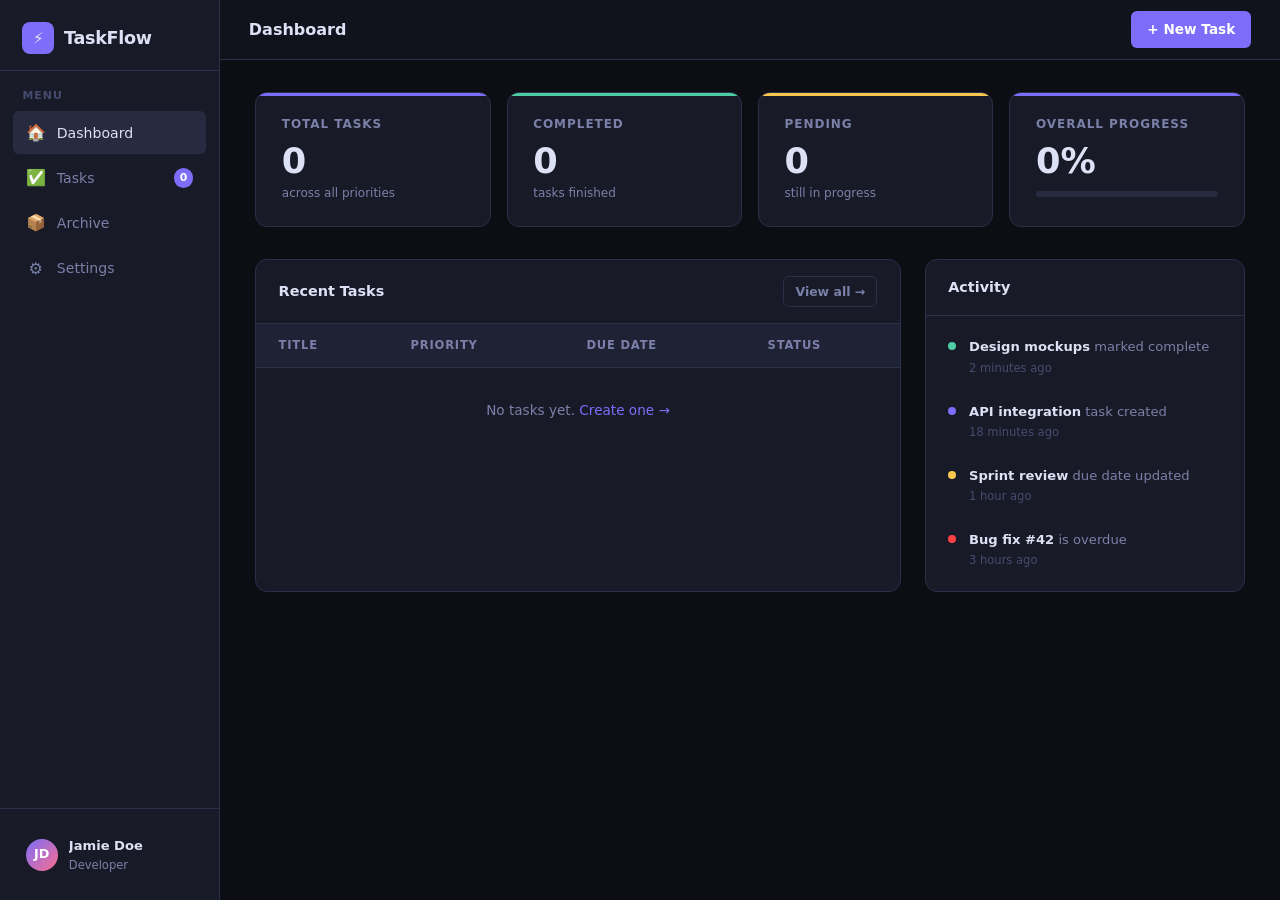
<file: index.html>
<!DOCTYPE html>
<html lang="en">
<head>
  <meta charset="UTF-8" />
  <title>TaskFlow - Dashboard</title>
  <link rel="stylesheet" href="css/style.css" />
  <link rel="stylesheet" href="css/pages.css" />
</head>
<body>
<div class="shell">

  <aside class="sidebar">
    <div class="sidebar-logo">
      <div class="logo-icon">⚡</div>
      <span class="logo-text">TaskFlow</span>
    </div>
    <div class="sidebar-section">
      <div class="sidebar-section-label">Menu</div>
      <a class="nav-item active">
        <span class="nav-icon">🏠</span> Dashboard
      </a>
      <a class="nav-item">
        <span class="nav-icon">✅</span> Tasks
        <span class="nav-badge" id="sidebar-task-count">0</span>
      </a>
      <a class="nav-item">
        <span class="nav-icon">📦</span> Archive
      </a>
      <a class="nav-item">
        <span class="nav-icon">⚙️</span> Settings
      </a>
    </div>
    <div class="sidebar-footer">
      <div class="user-card">
        <div class="avatar">JD</div>
        <div class="user-info">
          <div class="user-name">Jamie Doe</div>
          <div class="user-role">Developer</div>
        </div>
      </div>
    </div>
  </aside>

  <div class="content">
    <header class="topbar">
      <h1 class="topbar-title">Dashboard</h1>
      <div class="topbar-actions">
        <a class="btn btn-primary">+ New Task</a>
      </div>
    </header>

    <main class="page-body">
      <div class="stats-grid">
        <div class="stat-card">
          <div class="stat-label">Total Tasks</div>
          <div class="stat-value" id="dash-total">0</div>
          <div class="stat-sub">across all priorities</div>
        </div>
        <div class="stat-card green">
          <div class="stat-label">Completed</div>
          <div class="stat-value" id="dash-done">0</div>
          <div class="stat-sub">tasks finished</div>
        </div>
        <div class="stat-card yellow">
          <div class="stat-label">Pending</div>
          <div class="stat-value" id="dash-pending">0</div>
          <div class="stat-sub">still in progress</div>
        </div>
        <div class="stat-card">
          <div class="stat-label">Overall Progress</div>
          <div class="stat-value" id="dash-pct">0%</div>
          <div class="progress-wrap">
            
          </div>
        </div>
      </div>

      <div class="dashboard-grid">
        <div class="card">
          <div class="card-header">
            <span class="card-title">Recent Tasks</span>
            <a class="btn btn-ghost" style="font-size:0.78rem;padding:0.3rem 0.7rem;">View all →</a>
          </div>
          <table class="table">
            <thead>
              <tr>
                <th>Title</th><th>Priority</th><th>Due Date</th><th>Status</th>
              </tr>
            </thead>
            <tbody id="recent-tasks-body">
              <tr>
                <td colspan="4" style="text-align:center;color:var(--text-muted);padding:2rem;">
                  No tasks yet. <a style="color:var(--accent)">Create one →</a>
                </td>
              </tr>
            </tbody>
          </table>
        </div>

        <div class="card">
          <div class="card-header"><span class="card-title">Activity</span></div>
          <div class="activity-feed">
            <div class="activity-item">
              <div class="activity-dot green"></div>
              <div><div class="activity-text"><strong>Design mockups</strong> marked complete</div><div class="activity-time">2 minutes ago</div></div>
            </div>
            <div class="activity-item">
              <div class="activity-dot"></div>
              <div><div class="activity-text"><strong>API integration</strong> task created</div><div class="activity-time">18 minutes ago</div></div>
            </div>
            <div class="activity-item">
              <div class="activity-dot yellow"></div>
              <div><div class="activity-text"><strong>Sprint review</strong> due date updated</div><div class="activity-time">1 hour ago</div></div>
            </div>
            <div class="activity-item">
              <div class="activity-dot red"></div>
              <div><div class="activity-text"><strong>Bug fix #42</strong> is overdue</div><div class="activity-time">3 hours ago</div></div>
            </div>
          </div>
        </div>
      </div>
    </main>
  </div>
</div>

<div class="toast-container"></div>
<script src="js/app.js"></script>
<script src="js/ui.js"></script>
<script>
  const count = loadTasks().filter(t => !t.archived && !t.done).length;
  const badge = document.getElementById('sidebar-task-count');
  if (badge) badge.textContent = count;
</script>
</body>
</html>
</file>
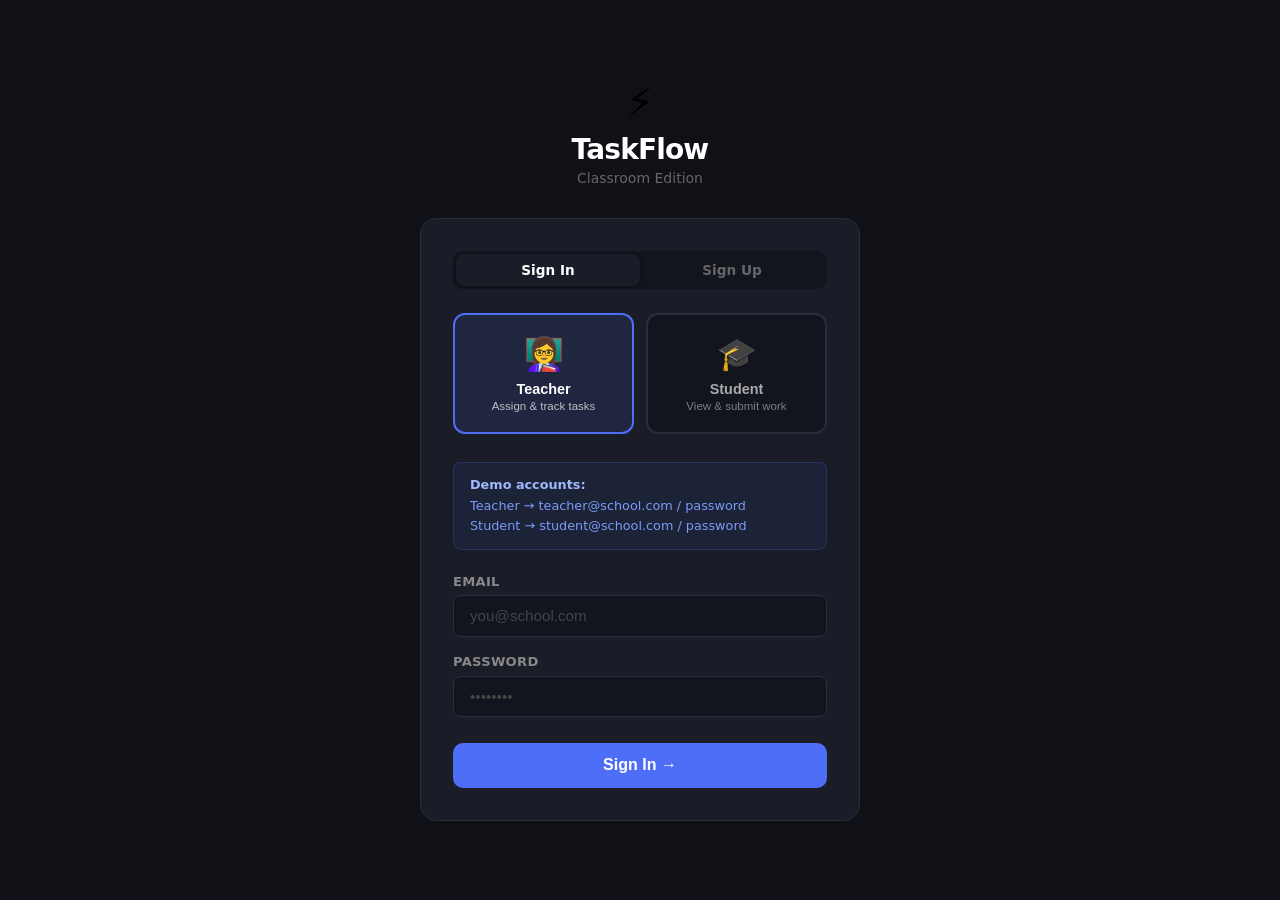
<file: login.html>
<!DOCTYPE html>
<html lang="en">
<head>
  <meta charset="UTF-8" />
  <meta name="viewport" content="width=device-width, initial-scale=1.0" />
  <title>TaskFlow – Sign In</title>
  <style>
    *{box-sizing:border-box;margin:0;padding:0}
    body{min-height:100vh;display:flex;align-items:center;justify-content:center;background:#0f1117;font-family:'Segoe UI',system-ui,sans-serif;padding:1rem}
    .wrap{width:100%;max-width:440px}
    .logo{text-align:center;margin-bottom:2rem}
    .logo-icon{font-size:2.5rem;display:block;margin-bottom:.5rem}
    .logo-text{font-size:1.75rem;font-weight:700;color:#fff;letter-spacing:-.03em}
    .logo-sub{font-size:.875rem;color:#666;margin-top:.25rem}
    .card{background:#1a1d27;border:1px solid #2a2d3a;border-radius:16px;padding:2rem}
    .mode-toggle{display:flex;background:#13151e;border-radius:10px;padding:3px;margin-bottom:1.5rem}
    .mode-btn{flex:1;text-align:center;padding:.5rem;border-radius:8px;cursor:pointer;font-size:.85rem;font-weight:600;color:#666;transition:all .18s;user-select:none}
    .mode-btn.active{background:#1a1d27;color:#fff;box-shadow:0 1px 4px rgba(0,0,0,.4)}
    .role-grid{display:grid;grid-template-columns:1fr 1fr;gap:.75rem;margin-bottom:1.75rem}
    .role-btn{border:2px solid #2a2d3a;background:#13151e;border-radius:12px;padding:1.25rem 1rem;cursor:pointer;text-align:center;transition:all .18s;color:#aaa}
    .role-btn:hover{border-color:#4f6ef7;color:#fff}
    .role-btn.active{border-color:#4f6ef7;background:rgba(79,110,247,.12);color:#fff}
    .role-icon{font-size:2rem;display:block;margin-bottom:.5rem}
    .role-label{font-size:.9rem;font-weight:600}
    .role-desc{font-size:.72rem;margin-top:.2rem;opacity:.7}
    .fg{margin-bottom:1.1rem}
    .fl{display:block;font-size:.82rem;color:#888;margin-bottom:.4rem;text-transform:uppercase;font-weight:600;letter-spacing:.02em}
    .fc{width:100%;padding:.7rem 1rem;background:#13151e;border:1px solid #2a2d3a;border-radius:8px;color:#fff;font-size:.95rem;outline:none;transition:border-color .15s}
    .fc:focus{border-color:#4f6ef7}
    .fc::placeholder{color:#444}
    .btn-main{width:100%;padding:.85rem;color:#fff;border:none;border-radius:10px;font-size:1rem;font-weight:600;cursor:pointer;margin-top:.5rem;transition:background .15s,transform .1s}
    .btn-main.blue{background:#4f6ef7}
    .btn-main.blue:hover{background:#3a56e8}
    .btn-main.green{background:#22c55e}
    .btn-main.green:hover{background:#16a34a}
    .btn-main:active{transform:scale(.98)}
    .msg{border-radius:8px;padding:.6rem .9rem;font-size:.85rem;margin-bottom:1rem;display:none}
    .msg.show{display:block}
    .msg.err{background:rgba(220,60,60,.12);border:1px solid rgba(220,60,60,.3);color:#f87171}
    .msg.ok{background:rgba(34,197,94,.1);border:1px solid rgba(34,197,94,.25);color:#4ade80}
    .demo-hint{background:rgba(79,110,247,.08);border:1px solid rgba(79,110,247,.2);border-radius:8px;padding:.75rem 1rem;margin-bottom:1.5rem;font-size:.8rem;color:#7a9af8;line-height:1.6}
    .demo-hint strong{color:#a0b8ff}
  </style>
</head>
<body>
<div class="wrap">
  <div class="logo">
    <span class="logo-icon">⚡</span>
    <div class="logo-text">TaskFlow</div>
    <div class="logo-sub">Classroom Edition</div>
  </div>
  <div class="card">
    <div class="mode-toggle">
      <div class="mode-btn active" id="btn-signin">Sign In</div>
      <div class="mode-btn"        id="btn-signup">Sign Up</div>
    </div>
    <div class="role-grid">
      <button class="role-btn active" data-role="teacher" type="button">
        <span class="role-icon">👩‍🏫</span>
        <div class="role-label">Teacher</div>
        <div class="role-desc">Assign &amp; track tasks</div>
      </button>
      <button class="role-btn" data-role="student" type="button">
        <span class="role-icon">🎓</span>
        <div class="role-label">Student</div>
        <div class="role-desc">View &amp; submit work</div>
      </button>
    </div>
    <div class="msg err" id="msg-err"></div>
    <div class="msg ok"  id="msg-ok"></div>
    <div class="demo-hint" id="demo-hint">
      <strong>Demo accounts:</strong><br>
      Teacher → teacher@school.com / password<br>
      Student → student@school.com / password
    </div>
    <div class="fg" id="field-name" style="display:none">
      <label class="fl">Full Name</label>
      <input class="fc" type="text" id="f-name" placeholder="Your full name" />
    </div>
    <div class="fg">
      <label class="fl">Email</label>
      <input class="fc" type="email" id="f-email" placeholder="you@school.com" />
    </div>
    <div class="fg">
      <label class="fl">Password</label>
      <input class="fc" type="password" id="f-password" placeholder="••••••••" />
    </div>
    <div class="fg" id="field-confirm" style="display:none">
      <label class="fl">Confirm Password</label>
      <input class="fc" type="password" id="f-confirm" placeholder="••••••••" />
    </div>
    <button class="btn-main blue" id="submit-btn" type="button">Sign In →</button>
  </div>
</div>
<script>
  let role = 'teacher', mode = 'signin';

  function getAccounts() {
    return JSON.parse(localStorage.getItem('tf_accounts') || 'null') || [
      { name:'Ms. Taylor',   email:'teacher@school.com', password:'password', role:'teacher' },
      { name:'Alex Johnson', email:'student@school.com', password:'password', role:'student' },
      { name:'Priya Sharma', email:'priya@school.com',   password:'password', role:'student' },
      { name:'Marcus Lee',   email:'marcus@school.com',  password:'password', role:'student' },
      { name:"Sara O'Brien", email:'sara@school.com',    password:'password', role:'student' },
    ];
  }
  function saveAccounts(a) { localStorage.setItem('tf_accounts', JSON.stringify(a)); }
  if (!localStorage.getItem('tf_accounts')) saveAccounts(getAccounts());

  function setMode(m) {
    mode = m;
    document.getElementById('btn-signin').classList.toggle('active', m==='signin');
    document.getElementById('btn-signup').classList.toggle('active', m==='signup');
    document.getElementById('field-name').style.display    = m==='signup' ? '' : 'none';
    document.getElementById('field-confirm').style.display = m==='signup' ? '' : 'none';
    document.getElementById('demo-hint').style.display     = m==='signin' ? '' : 'none';
    const btn = document.getElementById('submit-btn');
    btn.textContent = m==='signup' ? 'Create Account →' : 'Sign In →';
    btn.className   = m==='signup' ? 'btn-main green' : 'btn-main blue';
    clearMsg();
  }

  function selectRole(r) {
    role = r;
    document.querySelectorAll('.role-btn').forEach(b => b.classList.toggle('active', b.dataset.role===r));
    clearMsg();
  }

  function clearMsg() {
    document.getElementById('msg-err').classList.remove('show');
    document.getElementById('msg-ok').classList.remove('show');
  }
  function showErr(t)  { const e=document.getElementById('msg-err'); e.textContent=t; e.classList.add('show'); document.getElementById('msg-ok').classList.remove('show'); }
  function showOk(t)   { const e=document.getElementById('msg-ok');  e.textContent=t; e.classList.add('show'); document.getElementById('msg-err').classList.remove('show'); }

  function handleSubmit() { mode==='signin' ? doSignIn() : doSignUp(); }

  function doSignIn() {
    const email = document.getElementById('f-email').value.trim().toLowerCase();
    const pass  = document.getElementById('f-password').value;
    const acc   = getAccounts().find(a => a.email.toLowerCase()===email && a.password===pass && a.role===role);
    if (!acc) { showErr('Invalid email, password, or role. Please try again.'); return; }

    
    const sessionRole = acc.role === 'teacher' ? 'educator' : acc.role;
    localStorage.setItem('tf_user', JSON.stringify({ role: sessionRole, name: acc.name, email: acc.email }));
    window.location.href = acc.role==='teacher' ? 'teacher-dashboard' : 'student-dashboard';
  }

  function doSignUp() {
    const name    = document.getElementById('f-name').value.trim();
    const email   = document.getElementById('f-email').value.trim().toLowerCase();
    const pass    = document.getElementById('f-password').value;
    const confirm = document.getElementById('f-confirm').value;
    if (!name)               { showErr('Please enter your full name.'); return; }
    if (!email)              { showErr('Please enter your email.'); return; }
    if (pass.length < 6)     { showErr('Password must be at least 6 characters.'); return; }
    if (pass !== confirm)    { showErr('Passwords do not match.'); return; }
    const accounts = getAccounts();
    if (accounts.find(a => a.email.toLowerCase()===email)) { showErr('An account with this email already exists.'); return; }

    accounts.push({ name: name.toLowerCase(), email, password: pass, role });
    saveAccounts(accounts);
    showOk(`Account created! You can now sign in.`);
    setMode('signin');
    document.getElementById('f-email').value = email;
    ['f-name','f-password','f-confirm'].forEach(id => document.getElementById(id).value='');
  }

  document.addEventListener('keydown', e => { if(e.key==='Enter') handleSubmit(); });

  const u = JSON.parse(localStorage.getItem('tf_user')||'null');
  if (u) window.location.href = u.role==='teacher' ? 'teacher-dashboard' : 'student-dashboard';
</script>
</body>
</html>
</file>
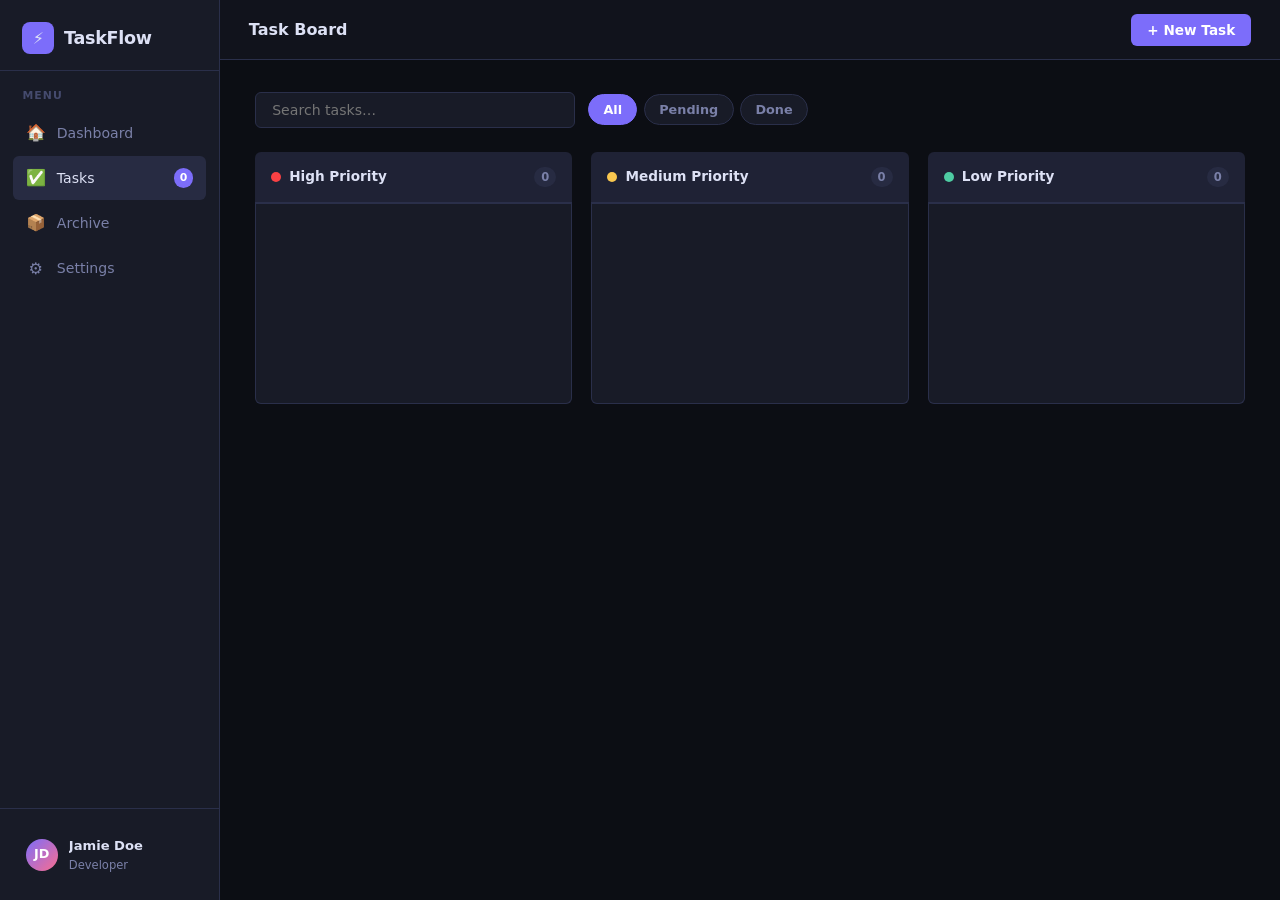
<file: tasks.html>
<!DOCTYPE html>
<html lang="en">
<head>
  <meta charset="UTF-8" />
  <title>TaskFlow – Tasks</title>
  <link rel="stylesheet" href="css/style.css" />
  <link rel="stylesheet" href="css/pages.css" />
</head>
<body>
<div class="shell">

  <aside class="sidebar">
    <div class="sidebar-logo">
      <div class="logo-icon">⚡</div>
      <span class="logo-text">TaskFlow</span>
    </div>
    <div class="sidebar-section">
      <div class="sidebar-section-label">Menu</div>
      <a class="nav-item">
        <span class="nav-icon">🏠</span> Dashboard
      </a>
      <a class="nav-item active">
        <span class="nav-icon">✅</span> Tasks
        <span class="nav-badge" id="sidebar-task-count">0</span>
      </a>
      <a class="nav-item">
        <span class="nav-icon">📦</span> Archive
      </a>
      <a class="nav-item">
        <span class="nav-icon">⚙️</span> Settings
      </a>
    </div>
    <div class="sidebar-footer">
      <div class="user-card">
        <div class="avatar">JD</div>
        <div class="user-info">
          <div class="user-name">Jamie Doe</div>
          <div class="user-role">Developer</div>
        </div>
      </div>
    </div>
  </aside>

  <div class="content">
    <header class="topbar">
      <h1 class="topbar-title">Task Board</h1>
      <div class="topbar-actions">
        <button class="btn btn-primary" type="button">+ New Task</button>
      </div>
    </header>

    <main class="page-body" id="task-board">
      <div class="tasks-controls">
        <input type="text" id="task-search" class="search-box" placeholder="Search tasks…" />
        <div class="filter-group">
          <button class="filter-pill-static active" type="button" data-filter="all">All</button>
          <button class="filter-pill-static" type="button" data-filter="pending">Pending</button>
          <button class="filter-pill-static" type="button" data-filter="done">Done</button>
        </div>
      </div>

      <div class="board">
        <div>
          <div class="col-header">
            <div class="col-header-left"><span class="col-dot high"></span> High Priority</div>
            <span class="col-count" data-col-count="high">0</span>
          </div>
          <div class="col-body" id="col-high"></div>
        </div>
        <div>
          <div class="col-header">
            <div class="col-header-left"><span class="col-dot medium"></span> Medium Priority</div>
            <span class="col-count" data-col-count="medium">0</span>
          </div>
          <div class="col-body" id="col-medium"></div>
        </div>
        <div>
          <div class="col-header">
            <div class="col-header-left"><span class="col-dot low"></span> Low Priority</div>
            <span class="col-count" data-col-count="low">0</span>
          </div>
          <div class="col-body" id="col-low"></div>
        </div>
      </div>
    </main>
  </div>
</div>

<div class="overlay"></div>
<div class="modal" id="task-modal">
  <div class="modal-header">
    <h2 class="modal-title">New Task</h2>
    <button class="modal-close" type="button">✕</button>
  </div>
  <div class="form-group">
    <label class="form-label">Title <span class="req">*</span></label>
    <input type="text" id="f-title" class="form-control" placeholder="What needs to be done?" />
  </div>
  <div class="form-group">
    <label class="form-label">Description</label>
    <textarea id="f-desc" class="form-control" placeholder="Optional details…"></textarea>
  </div>
  <div class="form-group">
    <label class="form-label">Priority <span class="req">*</span></label>
    <select id="f-priority" class="form-control">
      <option value="">— Select priority —</option>
      <option value="high">🔴 High</option>
      <option value="medium">🟡 Medium</option>
      <option value="low">🟢 Low</option>
    </select>
  </div>
  <div class="form-group">
    <label class="form-label">Due Date</label>
    <input type="date" id="f-date" class="form-control" />
  </div>
  <div class="modal-footer">
    <button class="btn btn-ghost" type="button">Cancel</button>
    <button class="btn btn-primary" type="button">Add Task</button>
  </div>
</div>

<div class="toast-container"></div>
<script src="js/app.js"></script>
<script src="js/ui.js"></script>
<script>
  const count = loadTasks().filter(t => !t.archived && !t.done).length;
  const badge = document.getElementById('sidebar-task-count');
  if (badge) badge.textContent = count;
</script>
</body>
</html>
</file>
<file: css/style.css>
*, *::before, *::after {
  box-sizing: border-box;
  margin: 0;
  padding: 0;
}


:root {
  --bg:          #0c0e14;
  --bg2:         #11131c;
  --surface:     #181b27;
  --surface2:    #1f2235;
  --surface3:    #272b42;
  --border:      #2a2f4a;
  --accent:      #7c6dfa;
  --accent-dim:  #5a4fd4;
  --accent2:     #fa6d8f;
  --success:     #4ecca3;
  --warn:        #f9c74f;
  --danger:      #f94144;
  --text:        #dde1f5;
  --text-muted:  #7a80a8;
  --text-faint:  #454b6e;
  --radius-sm:   6px;
  --radius:      12px;
  --radius-lg:   18px;
  --shadow-sm:   0 2px 8px rgba(0,0,0,0.35);
  --shadow:      0 4px 20px rgba(0,0,0,0.5);
  --shadow-lg:   0 8px 40px rgba(0,0,0,0.65);
  --sidebar-w:   220px;
  --header-h:    60px;
}


body {
  background: var(--bg);
  color: var(--text);
  min-height: 100vh;
  line-height: 1.6;
  
  font-family: 'DM Sans', system-ui, sans-serif;
}

a { color: inherit; text-decoration: none; }
button { cursor: pointer; font-family: inherit; }
input, textarea, select { font-family: inherit; }


.shell {
  display: flex;
  min-height: 100vh;
}


.sidebar {
  width: var(--sidebar-w);
  background: var(--surface);
  border-right: 1px solid var(--border);
  display: flex;
  flex-direction: column;
  position: fixed;
  top: 0;
  left: 0;
  height: 100vh;
  z-index: 50;
  
  overflow-y: auto;
}

.sidebar-logo {
  padding: 1.4rem 1.4rem 1rem;
  display: flex;
  align-items: center;
  gap: 0.6rem;
  border-bottom: 1px solid var(--border);
}

.logo-icon {
  width: 32px;
  height: 32px;
  background: var(--accent);
  border-radius: 8px;
  display: flex;
  align-items: center;
  justify-content: center;
  font-size: 1rem;
  flex-shrink: 0;
}

.logo-text {
  font-size: 1.1rem;
  font-weight: 800;
  color: var(--text);
  letter-spacing: -0.3px;
}

.sidebar-section {
  padding: 1rem 0.8rem 0.4rem;
}

.sidebar-section-label {
  font-size: 0.68rem;
  font-weight: 700;
  color: var(--text-faint);
  text-transform: uppercase;
  letter-spacing: 0.1em;
  padding: 0 0.6rem;
  margin-bottom: 0.4rem;
}

.nav-item {
  display: flex;
  align-items: center;
  gap: 0.7rem;
  padding: 0.55rem 0.8rem;
  border-radius: var(--radius-sm);
  color: var(--text-muted);
  font-size: 0.88rem;
  font-weight: 500;
  transition: all 0.15s;
  margin-bottom: 2px;
}

.nav-item:hover {
  background: var(--surface2);
  color: var(--text);
}

.nav-item.active {
  background: var(--surface3);
  color: var(--text);
}

.nav-item .nav-icon { font-size: 1rem; width: 20px; text-align: center; }

.nav-badge {
  margin-left: auto;
  background: var(--accent);
  color: #fff;
  font-size: 0.68rem;
  font-weight: 700;
  padding: 1px 6px;
  border-radius: 99px;
}

.sidebar-footer {
  margin-top: auto;
  padding: 1rem 0.8rem;
  border-top: 1px solid var(--border);
}

.user-card {
  display: flex;
  align-items: center;
  gap: 0.7rem;
  padding: 0.6rem 0.8rem;
  border-radius: var(--radius-sm);
  transition: background 0.15s;
}

.user-card:hover { background: var(--surface2); }

.avatar {
  width: 32px;
  height: 32px;
  border-radius: 50%;
  background: linear-gradient(135deg, var(--accent), var(--accent2));
  display: flex;
  align-items: center;
  justify-content: center;
  font-size: 0.8rem;
  font-weight: 700;
  color: #fff;
  flex-shrink: 0;
}

.user-info { overflow: hidden; }
.user-name { font-size: 0.82rem; font-weight: 600; }
.user-role { font-size: 0.72rem; color: var(--text-muted); }


.content {
  margin-left: var(--sidebar-w);
  flex: 1;
  display: flex;
  flex-direction: column;
  min-height: 100vh;
}


.topbar {
  height: var(--header-h);
  background: var(--bg2);
  border-bottom: 1px solid var(--border);
  display: flex;
  align-items: center;
  
  padding: 0 1.8rem;
  gap: 1rem;
  position: sticky;
  top: 0;
  z-index: 40;
}

.topbar-title {
  font-size: 1rem;
  font-weight: 700;
  color: var(--text);
  flex: 1;
}

.topbar-actions {
  display: flex;
  align-items: center;
  gap: 0.6rem;
}


.btn {
  display: inline-flex;
  align-items: center;
  gap: 0.4rem;
  border: none;
  border-radius: var(--radius-sm);
  padding: 0.5rem 1rem;
  font-size: 0.85rem;
  font-weight: 600;
  transition: all 0.15s;
}

.btn-primary {
  background: var(--accent);
  color: #fff;
}

.btn-primary:hover { background: var(--accent-dim); }

.btn-ghost {
  background: transparent;
  color: var(--text-muted);
  border: 1px solid var(--border);
}

.btn-ghost:hover { background: var(--surface2); color: var(--text); }

.btn-danger {
  background: var(--danger);
  color: #fff;
}

.btn-danger:hover { opacity: 0.85; }

.btn-success {
  background: var(--success);
  color: #000;
}

.btn-success:hover { opacity: 0.85; }


.page-body {
  padding: 2rem 2.2rem;
  flex: 1;
}


.stats-grid {
  display: grid;
  
  grid-template-columns: repeat(4, 1fr);
  gap: 1rem;
  margin-bottom: 2rem;
}

.stat-card {
  background: var(--surface);
  border-radius: var(--radius);
  padding: 1.4rem 1.6rem;
  border: 1px solid var(--border);
  position: relative;
  overflow: hidden;
}

.stat-card::before {
  content: '';
  position: absolute;
  top: 0; left: 0; right: 0;
  height: 3px;
  background: var(--accent);
}

.stat-card.green::before  { background: var(--success); }
.stat-card.yellow::before { background: var(--warn); }
.stat-card.red::before    { background: var(--danger); }

.stat-label {
  font-size: 0.75rem;
  font-weight: 600;
  color: var(--text-muted);
  text-transform: uppercase;
  letter-spacing: 0.08em;
  margin-bottom: 0.5rem;
}

.stat-value {
  font-size: 2.2rem;
  font-weight: 800;
  color: var(--text);
  line-height: 1;
}

.stat-sub {
  font-size: 0.75rem;
  color: var(--text-muted);
  margin-top: 0.4rem;
}


.progress-wrap {
  background: var(--surface3);
  border-radius: 99px;
  height: 6px;
  overflow: hidden;
  margin-top: 0.8rem;
}

.progress-fill {
  height: 100%;
  background: linear-gradient(90deg, var(--accent), var(--accent2));
  border-radius: 99px;
  transition: width 0.5s ease;
  width: 0%;
}


.section-header {
  display: flex;
  align-items: center;
  justify-content: space-between;
  margin-bottom: 1.2rem;
}

.section-title {
  font-size: 0.95rem;
  font-weight: 700;
  color: var(--text);
}


.overlay {
  display: none;
  position: fixed;
  inset: 0;
  background: rgba(0,0,0,0.65);
  z-index: 200;
}

.modal {
  display: none;
  position: fixed;
  top: 50%;
  left: 50%;
  
  transform: translate(-50%, -50%);
  background: var(--surface);
  border: 1px solid var(--border);
  border-radius: var(--radius-lg);
  padding: 2rem;
  width: 90%;
  max-width: 500px;
  z-index: 300;
  box-shadow: var(--shadow-lg);
}

.overlay.open, .modal.open { display: block; }

.modal-header {
  display: flex;
  align-items: center;
  justify-content: space-between;
  margin-bottom: 1.4rem;
}

.modal-title {
  font-size: 1.15rem;
  font-weight: 800;
}

.modal-close {
  background: var(--surface2);
  border: none;
  color: var(--text-muted);
  width: 28px;
  height: 28px;
  border-radius: 50%;
  font-size: 1rem;
  display: flex;
  align-items: center;
  justify-content: center;
  transition: all 0.15s;
}

.modal-close:hover { background: var(--surface3); color: var(--text); }


.form-group { margin-bottom: 1rem; }

.form-label {
  display: block;
  font-size: 0.78rem;
  font-weight: 700;
  color: var(--text-muted);
  text-transform: uppercase;
  letter-spacing: 0.06em;
  margin-bottom: 0.4rem;
}

.form-label .req { color: var(--accent2); }

.form-control {
  width: 100%;
  background: var(--surface2);
  border: 1px solid var(--border);
  color: var(--text);
  padding: 0.6rem 0.9rem;
  border-radius: var(--radius-sm);
  font-size: 0.9rem;
  outline: none;
  transition: border-color 0.2s;
  appearance: none;
}

.form-control:focus { border-color: var(--accent); }

textarea.form-control {
  resize: vertical;
  min-height: 80px;
}

.modal-footer {
  display: flex;
  justify-content: flex-end;
  gap: 0.7rem;
  margin-top: 1.4rem;
}


.empty-state {
  text-align: center;
  padding: 3rem 1rem;
  color: var(--text-muted);
}

.empty-state-icon { font-size: 2.5rem; margin-bottom: 0.8rem; }
.empty-state-text { font-size: 0.9rem; }


.toast-container {
  position: fixed;
  bottom: 1.5rem;
  right: 1.5rem;
  z-index: 999;
  display: flex;
  flex-direction: column;
  gap: 0.5rem;
}

.toast {
  background: var(--surface3);
  border: 1px solid var(--border);
  border-radius: var(--radius-sm);
  padding: 0.75rem 1.2rem;
  font-size: 0.85rem;
  color: var(--text);
  box-shadow: var(--shadow);
  animation: slideIn 0.25s ease;
}

@keyframes slideIn {
  from { opacity: 0; transform: translateY(12px); }
  to   { opacity: 1; transform: translateY(0); }
}


.sidebar-toggle {
  display: none;
  background: var(--surface2);
  border: 1px solid var(--border);
  color: var(--text);
  width: 36px;
  height: 36px;
  border-radius: var(--radius-sm);
  font-size: 1.1rem;
  align-items: center;
  justify-content: center;
  cursor: pointer;
  flex-shrink: 0;
}


@media (max-width: 900px) {
  .stats-grid { grid-template-columns: repeat(2, 1fr); }
}

@media (max-width: 768px) {
  
  .sidebar {
    transform: translateX(-100%);
    transition: transform 0.25s ease;
  }
  .sidebar.open {
    transform: translateX(0);
  }
  .content { margin-left: 0; }
  .stats-grid { grid-template-columns: repeat(2, 1fr); }
  .page-body { padding: 1.2rem; }
  .sidebar-toggle { display: flex; }
  .sidebar-overlay {
    display: none;
    position: fixed;
    inset: 0;
    background: rgba(0,0,0,0.5);
    z-index: 49;
  }
  .sidebar-overlay.open { display: block; }
}
</file>
<file: css/pages.css>
.dashboard-grid {
  display: grid;
  grid-template-columns: 1fr 320px;
  gap: 1.5rem;
}

@media (max-width: 1024px) {
  .dashboard-grid { grid-template-columns: 1fr; }
}


.card {
  background: var(--surface);
  border: 1px solid var(--border);
  border-radius: var(--radius);
  overflow: hidden;
}

.card-header {
  display: flex;
  align-items: center;
  justify-content: space-between;
  padding: 1rem 1.4rem;
  border-bottom: 1px solid var(--border);
}

.card-title {
  font-size: 0.9rem;
  font-weight: 700;
}

.table {
  width: 100%;
  border-collapse: collapse;
}

.table th {
  font-size: 0.72rem;
  font-weight: 700;
  color: var(--text-muted);
  text-transform: uppercase;
  letter-spacing: 0.07em;
  padding: 0.75rem 1.4rem;
  text-align: left;
  border-bottom: 1px solid var(--border);
  background: var(--surface2);
}

.table td {
  padding: 0.85rem 1.4rem;
  font-size: 0.85rem;
  border-bottom: 1px solid var(--border);
  vertical-align: middle;
}

.table tr:last-child td { border-bottom: none; }
.table tr:hover td { background: var(--surface2); }


.pill {
  display: inline-block;
  padding: 2px 10px;
  border-radius: 99px;
  font-size: 0.72rem;
  font-weight: 700;
}

.pill-high   { background: rgba(249,65,68,0.18);   color: var(--danger); }
.pill-medium { background: rgba(249,199,79,0.18);  color: var(--warn); }
.pill-low    { background: rgba(78,204,163,0.18);  color: var(--success); }
.pill-done   { background: rgba(122,128,168,0.15); color: var(--text-muted); }


.activity-feed { padding: 0.6rem 0; }

.activity-item {
  display: flex;
  gap: 0.8rem;
  align-items: flex-start;
  padding: 0.75rem 1.4rem;
}

.activity-dot {
  width: 8px;
  height: 8px;
  border-radius: 50%;
  background: var(--accent);
  margin-top: 5px;
  flex-shrink: 0;
}

.activity-dot.green  { background: var(--success); }
.activity-dot.red    { background: var(--danger); }
.activity-dot.yellow { background: var(--warn); }

.activity-text {
  font-size: 0.82rem;
  color: var(--text-muted);
  line-height: 1.5;
}

.activity-text strong { color: var(--text); font-weight: 600; }
.activity-time { font-size: 0.72rem; color: var(--text-faint); margin-top: 2px; }



.tasks-controls {
  display: flex;
  align-items: center;
  gap: 0.8rem;
  margin-bottom: 1.5rem;
  
  flex-wrap: wrap;
}

.search-box {
  flex: 1;
  max-width: 320px;
  background: var(--surface);
  border: 1px solid var(--border);
  color: var(--text);
  padding: 0.55rem 1rem;
  border-radius: var(--radius-sm);
  font-size: 0.88rem;
  outline: none;
  transition: border-color 0.2s;
}

.search-box:focus { border-color: var(--accent); }

.filter-group {
  display: flex;
  gap: 0.4rem;
}

.filter-pill,
.filter-pill-static {
  background: var(--surface);
  border: 1px solid var(--border);
  color: var(--text-muted);
  padding: 0.45rem 0.9rem;
  border-radius: 99px;
  font-size: 0.8rem;
  font-weight: 600;
  cursor: pointer;
  transition: all 0.15s;
}

.filter-pill:hover,
.filter-pill-static:hover  { border-color: var(--accent); color: var(--text); }
.filter-pill.active,
.filter-pill-static.active { background: var(--accent); border-color: var(--accent); color: #fff; }


.board {
  display: grid;
  grid-template-columns: repeat(3, 1fr);
  gap: 1.2rem;
  align-items: start;
}


.task-col {
  border-radius: var(--radius-sm);
  overflow: hidden;
}

.col-header {
  display: flex;
  align-items: center;
  justify-content: space-between;
  padding: 0.9rem 1rem;
  border-radius: var(--radius-sm) var(--radius-sm) 0 0;
  border-bottom: 2px solid var(--border);
  background: var(--surface2);
}

.col-header-left {
  display: flex;
  align-items: center;
  gap: 0.5rem;
  font-size: 0.85rem;
  font-weight: 700;
}

.col-dot {
  width: 10px;
  height: 10px;
  border-radius: 50%;
}

.col-dot.high   { background: var(--danger); }
.col-dot.medium { background: var(--warn); }
.col-dot.low    { background: var(--success); }

.col-count {
  font-size: 0.72rem;
  font-weight: 700;
  background: var(--surface3);
  color: var(--text-muted);
  padding: 1px 7px;
  border-radius: 99px;
}

.col-body {
  background: var(--surface);
  border: 1px solid var(--border);
  border-top: none;
  border-radius: 0 0 var(--radius-sm) var(--radius-sm);
  padding: 0.8rem;
  min-height: 200px;
  display: flex;
  flex-direction: column;
  gap: 0.7rem;
}


.task-card {
  background: var(--bg2);
  border: 1px solid var(--border);
  border-radius: var(--radius-sm);
  padding: 0.9rem 1rem;
  
  border-left: 3px solid transparent;
  transition: box-shadow 0.15s, transform 0.15s;
}


.task-card.priority-high   { border-left-color: var(--danger); }
.task-card.priority-medium { border-left-color: var(--warn); }
.task-card.priority-low    { border-left-color: var(--success); }

.task-card:hover {
  box-shadow: var(--shadow);
  transform: translateY(-1px);
}

.task-card.done { opacity: 0.45; }

.task-card-title {
  font-size: 0.88rem;
  font-weight: 600;
  margin-bottom: 0.35rem;
  
  overflow: hidden;
  white-space: nowrap;
  text-overflow: ellipsis;
}

.task-card-desc {
  font-size: 0.78rem;
  color: var(--text-muted);
  margin-bottom: 0.6rem;
  display: -webkit-box;
  -webkit-line-clamp: 2;
  -webkit-box-orient: vertical;
  overflow: hidden;
}

.task-card-footer {
  display: flex;
  align-items: center;
  justify-content: space-between;
  font-size: 0.72rem;
  color: var(--text-faint);
}

.task-card-actions {
  display: flex;
  gap: 0.4rem;
  margin-top: 0.6rem;
}

.icon-btn {
  background: var(--surface2);
  border: none;
  color: var(--text-muted);
  padding: 0.3rem 0.6rem;
  border-radius: 4px;
  font-size: 0.75rem;
  font-weight: 600;
  transition: all 0.15s;
  flex: 1;
}

.icon-btn:hover         { background: var(--surface3); color: var(--text); }
.icon-btn.danger:hover  { background: rgba(249,65,68,0.2);  color: var(--danger); }
.icon-btn.success:hover { background: rgba(78,204,163,0.2); color: var(--success); }

@media (max-width: 768px) {
  .board { grid-template-columns: 1fr; }
}



.archive-table-wrap {
  background: var(--surface);
  border: 1px solid var(--border);
  border-radius: var(--radius);
  overflow: hidden;
}

.archive-search-bar {
  display: flex;
  gap: 0.8rem;
  align-items: center;
  padding: 1rem 1.4rem;
  border-bottom: 1px solid var(--border);
}

.restore-btn {
  font-size: 0.75rem;
  padding: 0.25rem 0.65rem;
}



.settings-layout {
  display: grid;
  grid-template-columns: 200px 1fr;
  gap: 1.5rem;
  align-items: start;
}

@media (max-width: 768px) {
  .settings-layout { grid-template-columns: 1fr; }
}

.settings-nav {
  background: var(--surface);
  border: 1px solid var(--border);
  border-radius: var(--radius);
  padding: 0.5rem;
  position: sticky;
  top: calc(var(--header-h) + 1rem);
}

.settings-nav-item {
  display: block;
  padding: 0.55rem 0.9rem;
  border-radius: var(--radius-sm);
  font-size: 0.85rem;
  color: var(--text-muted);
  font-weight: 500;
  transition: all 0.15s;
  cursor: pointer;
}

.settings-nav-item:hover  { background: var(--surface2); color: var(--text); }
.settings-nav-item.active { background: var(--surface3); color: var(--text); }

.settings-panel {
  display: flex;
  flex-direction: column;
  gap: 1rem;
}

.settings-card {
  background: var(--surface);
  border: 1px solid var(--border);
  border-radius: var(--radius);
  overflow: hidden;
}

.settings-card-header {
  padding: 1rem 1.4rem;
  border-bottom: 1px solid var(--border);
  background: var(--surface2);
}

.settings-card-title {
  font-size: 0.9rem;
  font-weight: 700;
}

.settings-card-body { padding: 1.4rem; }

.settings-row {
  display: flex;
  align-items: center;
  justify-content: space-between;
  padding: 0.8rem 0;
  border-bottom: 1px solid var(--border);
}

.settings-row:last-child { border-bottom: none; }

.settings-row-label { font-size: 0.88rem; font-weight: 600; }
.settings-row-sub   { font-size: 0.78rem; color: var(--text-muted); margin-top: 2px; }


.toggle {
  position: relative;
  width: 40px;
  height: 22px;
  flex-shrink: 0;
}

.toggle input { opacity: 0; width: 0; height: 0; }

.toggle-slider {
  position: absolute;
  inset: 0;
  background: var(--surface3);
  border-radius: 99px;
  cursor: pointer;
  transition: background 0.2s;
}

.toggle-slider::before {
  content: '';
  position: absolute;
  width: 16px;
  height: 16px;
  left: 3px;
  top: 3px;
  background: #fff;
  border-radius: 50%;
  transition: transform 0.2s;
}

.toggle input:checked + .toggle-slider { background: var(--accent); }
.toggle input:checked + .toggle-slider::before { transform: translateX(18px); }


.danger-zone {
  border-color: rgba(249,65,68,0.35) !important;
}

.danger-zone .settings-card-header {
  background: rgba(249,65,68,0.08);
  border-bottom-color: rgba(249,65,68,0.25);
}
</file>
